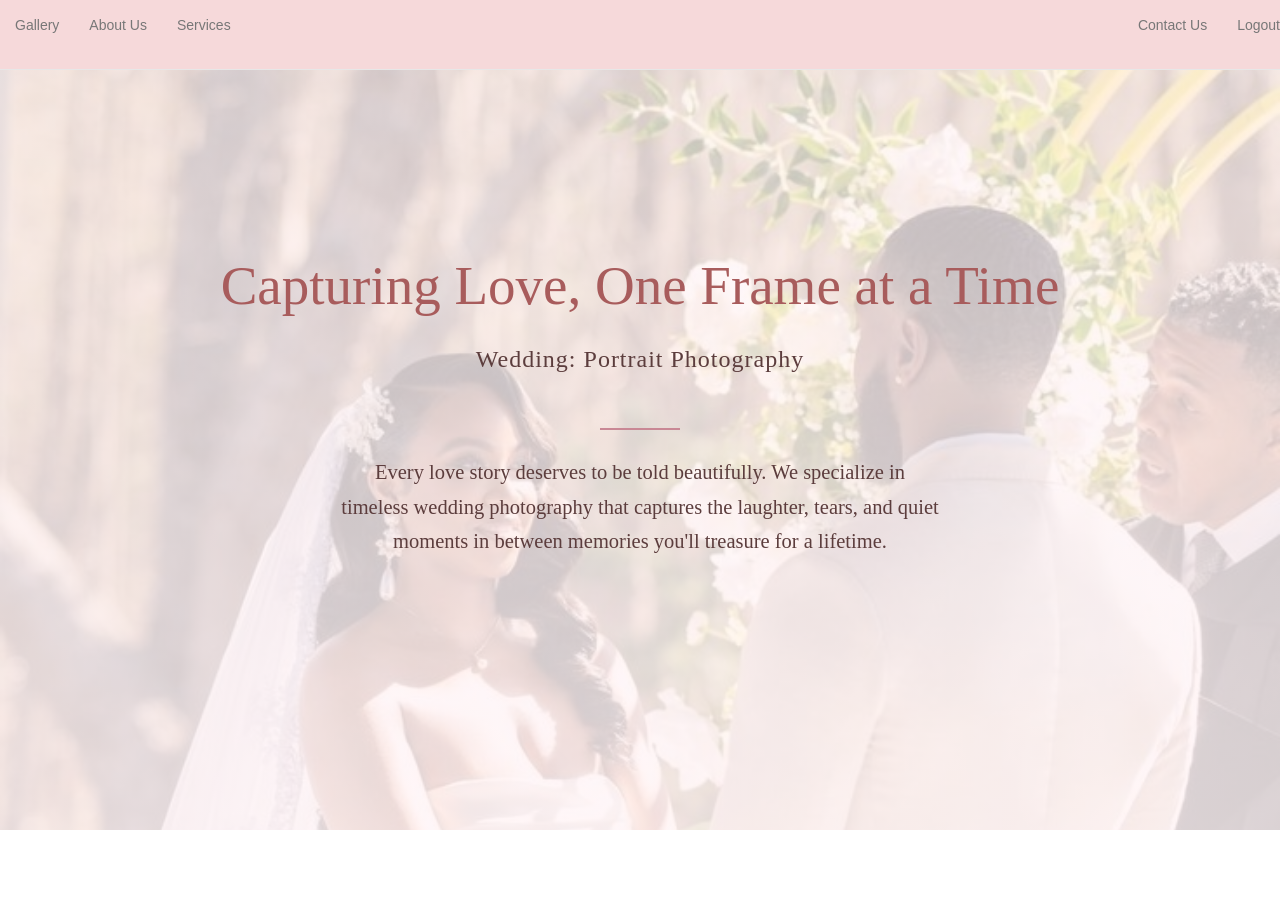
<file: index.html>
<!DOCTYPE html>
<html lang="en">
<head>
    <meta charset="UTF-8">
    <meta name="viewport" content="width=device-width, initial-scale=1.0">
    <title></title>
    <link rel="stylesheet" href="https://maxcdn.bootstrapcdn.com/bootstrap/3.3.7/css/bootstrap.min.css" integrity="sha384-BVYiiSIFeK1dGmJRAkycuHAHRg32OmUcww7on3RYdg4Va+PmSTsz/K68vbdEjh4u" crossorigin="anonymous">
    <link rel="stylesheet" href="Photograph.css"> 
</head>
<body>
    <nav class="navbar navbar-default navbar-fixed-top " id="xxx">  
<div class="collapse navbar-collapse" id="bs-example-navbar-collapse-1"> 
 <ul class="nav navbar-nav">
<li><a href="Gallery.html">Gallery</a></li> 
<li><a href="About.html">About Us</a></li> 
<li><a href="Service.html">Services</a></li>

</ul> 
<div class="collapse navbar-collapse" id="bs-example-navbar-collapse-1"> 
<ul class="nav navbar-nav navbar-right"> 
<li><a href="Contactus.html">Contact Us</a></li> 
<li><a href="Logout.html">Logout</a></li> 
</ul> 
</div>
</div> 
</div> 
</nav>
 


<section class="intro-hero">
    <h1>Capturing Love, One Frame at a Time</h1>
    <h2>Wedding: Portrait Photography</h2>
    <div class="intro-divider"></div>
    <p>
      Every love story deserves to be told beautifully. We specialize in
      timeless wedding photography that captures the laughter, tears, and
      quiet moments in between memories you'll treasure for a lifetime.
    </p>
</body>
</html>
</file>
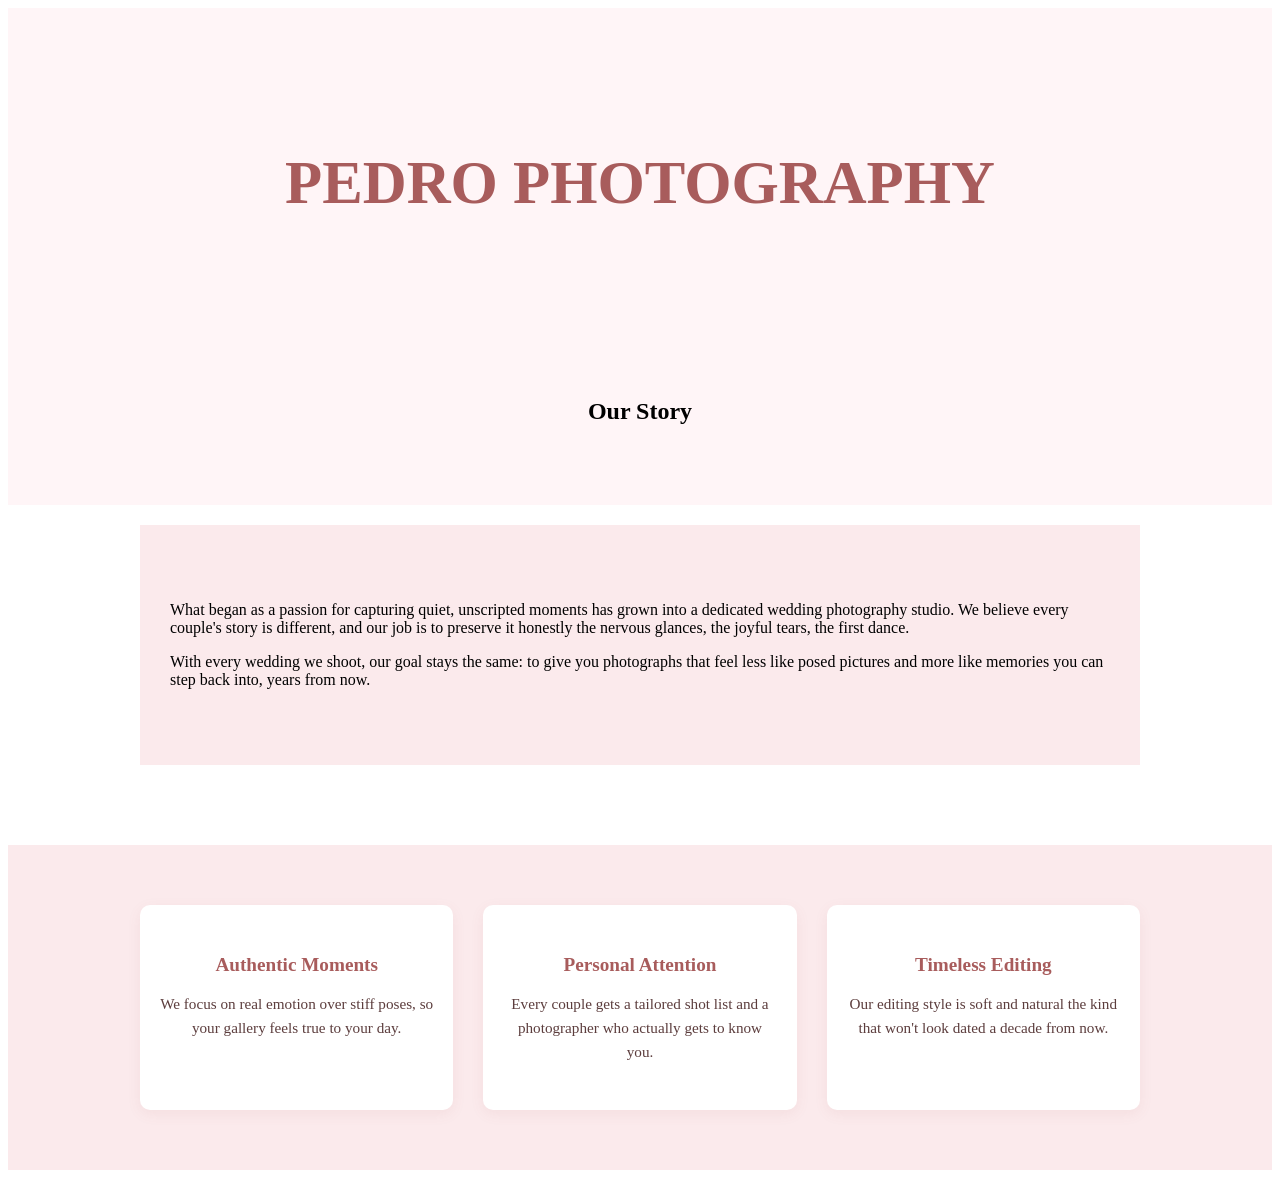
<file: About.html>
<!DOCTYPE html>
<html lang="en">
<head>
    <meta charset="UTF-8">
    <meta name="viewport" content="width=device-width, initial-scale=1.0">
     <link rel="stylesheet" href="About.css"> 
    <title>About Us</title>
</head>
<section class="about-hero">
    <h1>PEDRO PHOTOGRAPHY</h1>
</section>
<section class="about-hero">
    <h2>Our Story</h2>
</section>
<section class="about-content">
<section class="about-values">
      <p>
        What began as a passion for capturing quiet, unscripted moments has
        grown into a dedicated wedding photography studio. We believe every
        couple's story is different, and our job is to preserve it honestly
        the nervous glances, the joyful tears, the first dance.
      </p>
      <p>
        With every wedding we shoot, our goal stays the same: to give you
        photographs that feel less like posed pictures and more like memories
        you can step back into, years from now.
      </p>
    </div>
</section>
</section>
  <section class="about-values">
    <div class="values-grid">
      <div class="value-card">
        <h3>Authentic Moments</h3>
        <p>We focus on real emotion over stiff poses, so your gallery feels true to your day.</p>
      </div>
      <div class="value-card">
        <h3>Personal Attention</h3>
        <p>Every couple gets a tailored shot list and a photographer who actually gets to know you.</p>
      </div>
      <div class="value-card">
        <h3>Timeless Editing</h3>
        <p>Our editing style is soft and natural the kind that won't look dated a decade from now.</p>
      </div>
    </div>
  </section>

</body>
</html>
<body>
    
</body>
</html>
</file>
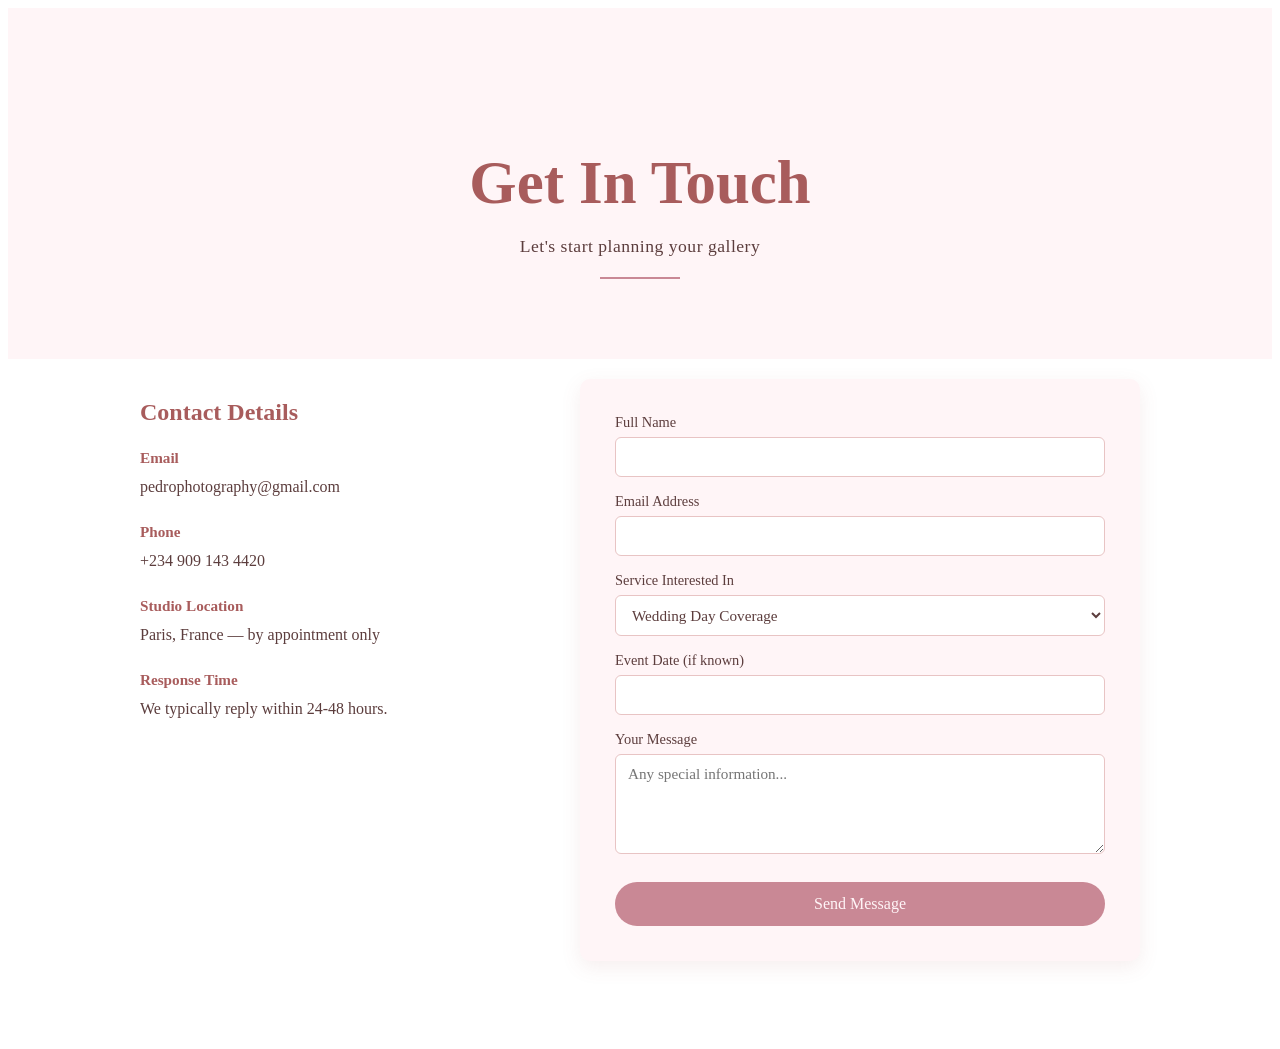
<file: Contactus.html>
<!DOCTYPE html>
<html lang="en">
<head>
<meta charset="UTF-8">
<meta name="viewport" content="width=device-width, initial-scale=1.0">
<title>Contact Us | My Photography</title>
<link rel="stylesheet" href="Contactus.css">
</head>
<section class="contact-hero">
    <h1>Get In Touch</h1>
    <p class="tagline">Let's start planning your gallery</p>
    <div class="contact-divider"></div>
  </section>

  <section class="contact-wrap">

    <div class="contact-info">
      <h2>Contact Details</h2>
      <div class="contact-item">
        <strong>Email</strong>
        pedrophotography@gmail.com
      </div>
      <div class="contact-item">
        <strong>Phone</strong>
        +234 909 143 4420
      </div>
      <div class="contact-item">
        <strong>Studio Location</strong>
        Paris, France — by appointment only
      </div>
      <div class="contact-item">
        <strong>Response Time</strong>
        We typically reply within 24-48 hours.
      </div>
    </div>

    <div class="contact-form">
      <form id="contact-form">
        <label for="name">Full Name</label>
        <input type="text" id="name" required>

        <label for="email">Email Address</label>
        <input type="email" id="email" required>

        <label for="service">Service Interested In</label>
        <select id="service">
          <option>Wedding Day Coverage</option>
          <option>Engagement Session</option>
          <option>Portrait Session</option>
          <option>Wedding Film</option>
          <option>Wedding Album</option>
          <option>Custom Package</option>
        </select>

        <label for="service">Event Date (if known)</label>
        <input type="service" id="service" required>

        <label for="message">Your Message</label>
        <textarea id="message" required placeholder="Any special information..."></textarea>

        <button type="submit">Send Message</button>
        <div class="form-success" id="form-success">Thank you! Your message has been received — we'll be in touch soon.</div>
      </form>
    </div>
</body>
</html>
</file>
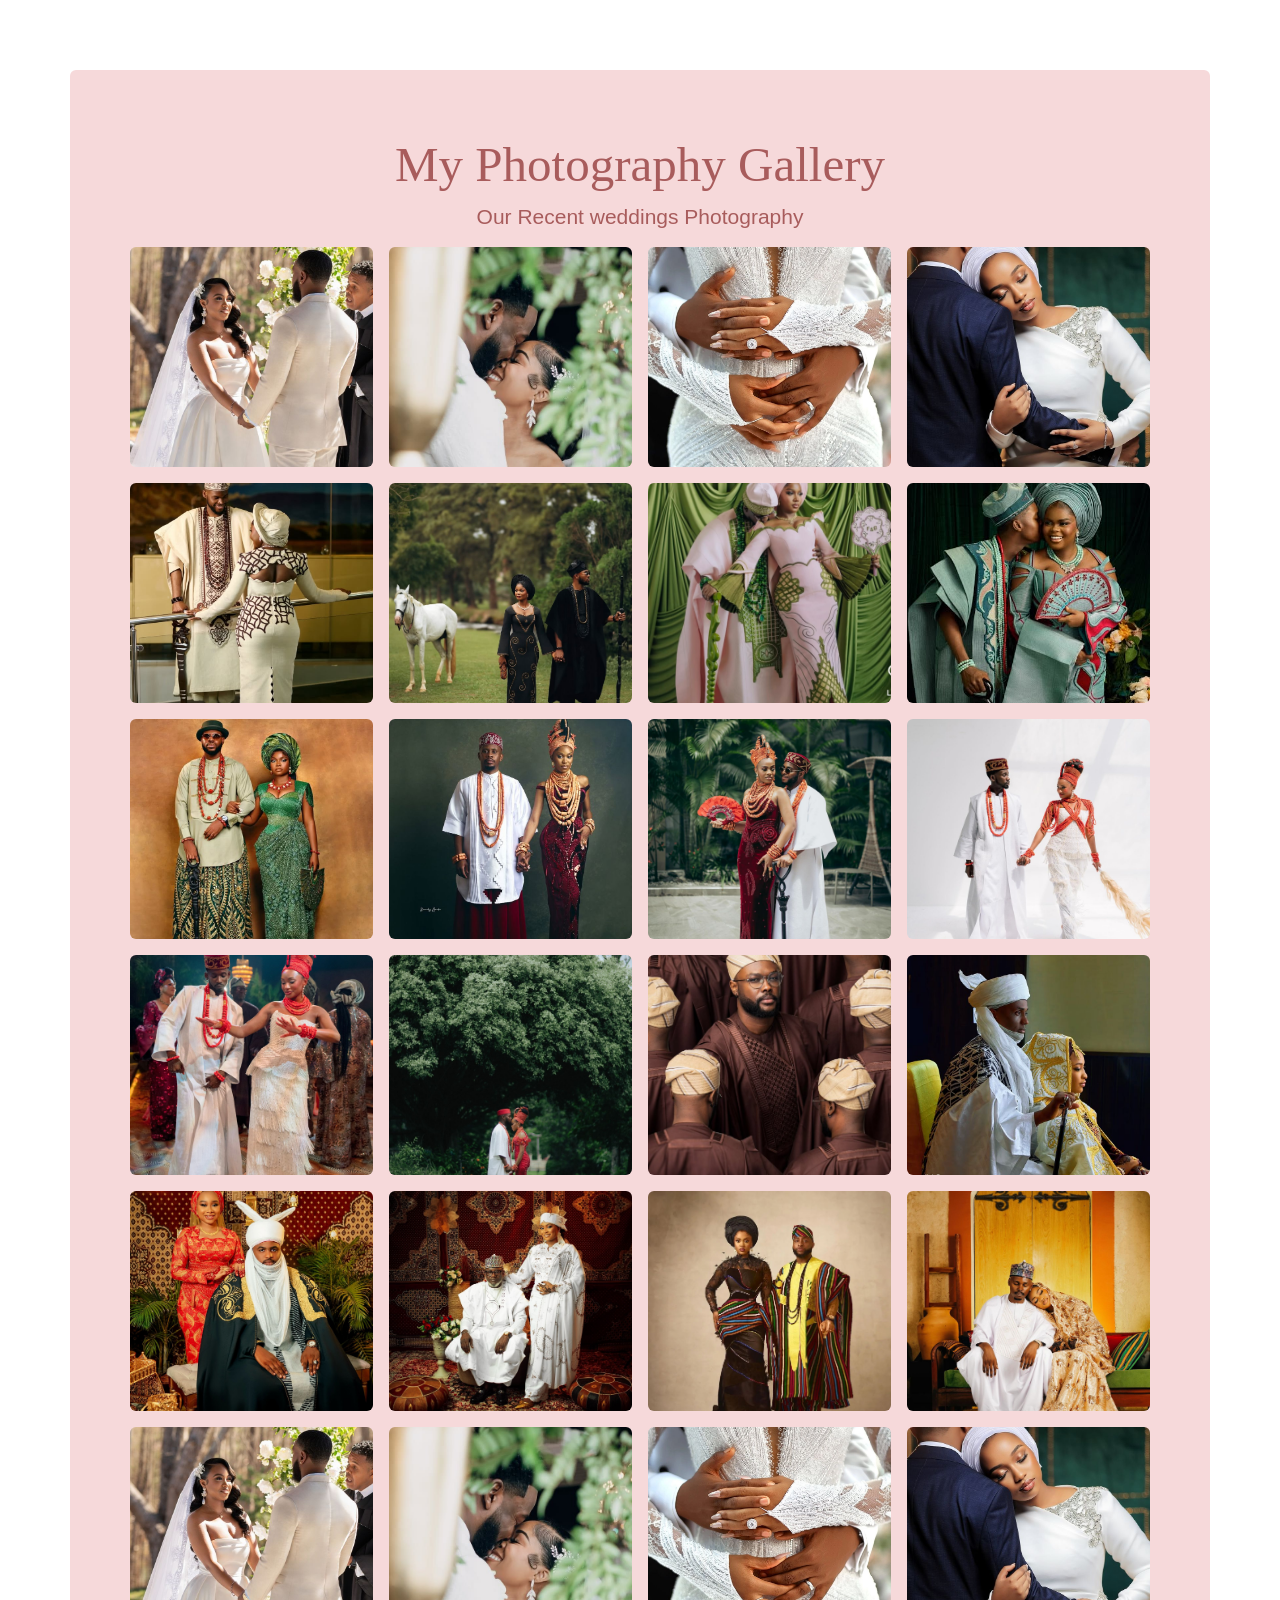
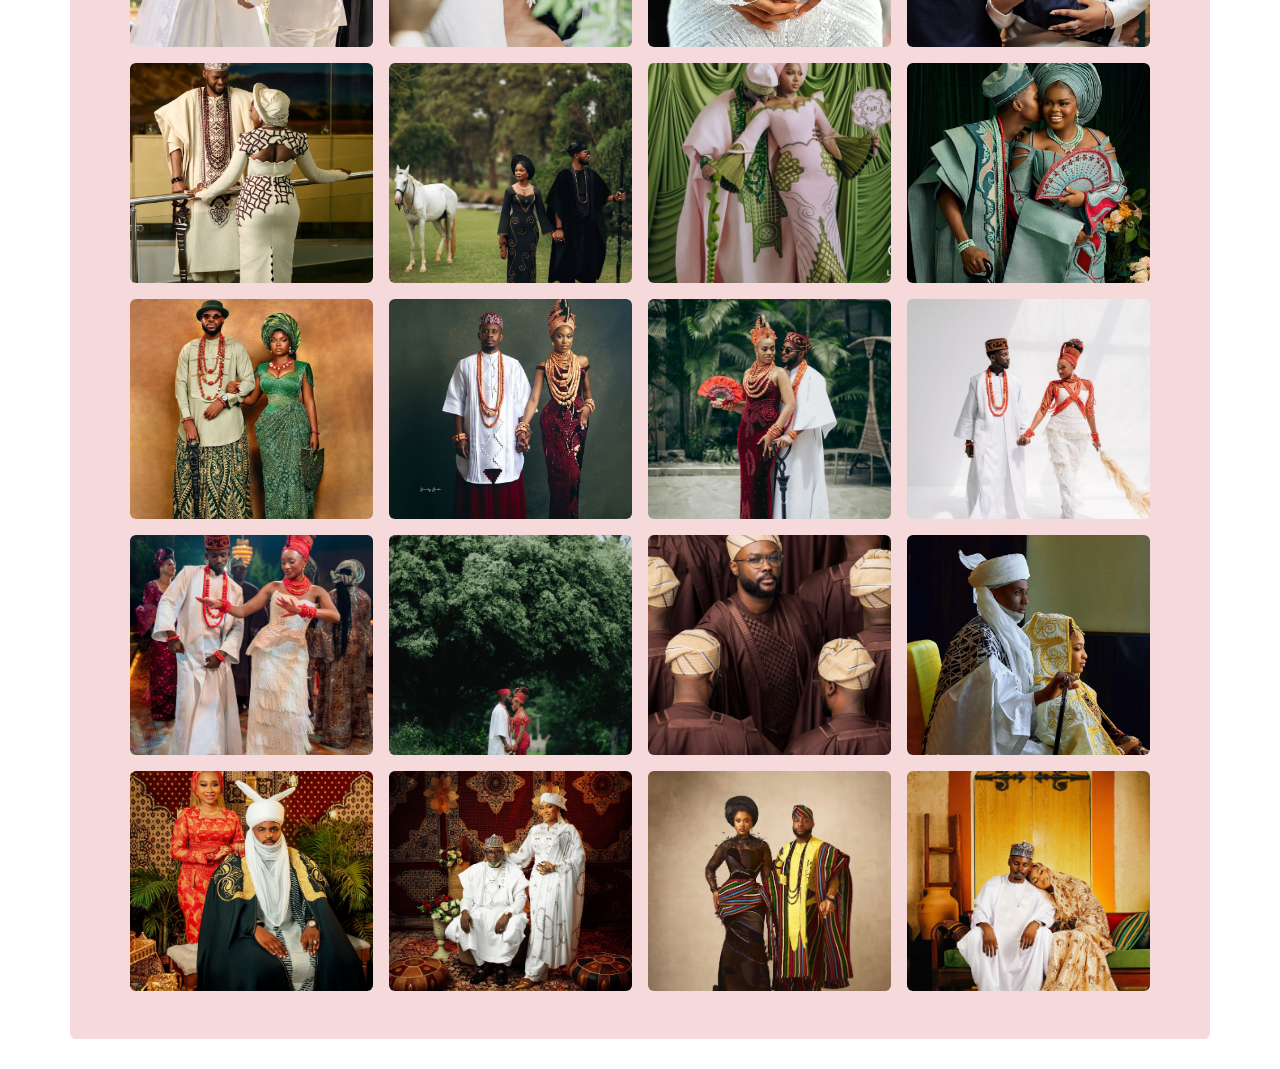
<file: Gallery.html>
<!DOCTYPE html>
<html lang="en">
<head>
    <meta charset="UTF-8">
    <meta name="viewport" content="width=device-width, initial-scale=1.0">
    <title></title>
    <link rel="stylesheet" href="https://maxcdn.bootstrapcdn.com/bootstrap/3.3.7/css/bootstrap.min.css" integrity="sha384-BVYiiSIFeK1dGmJRAkycuHAHRg32OmUcww7on3RYdg4Va+PmSTsz/K68vbdEjh4u" crossorigin="anonymous">
    <link rel="stylesheet" href="Gallery.css"> 
</head>
<body>
    
<div class="container"> 
<div class="jumbotron"> 
<h1> My Photography Gallery</h1> 
<p>Our Recent weddings Photography</p> 
<div class="gallery-grid">
    <div class="box"><img class="img-fluid" src="Wed1.jpg" alt="wedding image"></div>
    <div class="box"><img class="img-fluid" src="Wed2.jpg" alt="wedding image"></div>
    <div class="box"><img class="img-fluid" src="Wed3.jpg" alt="wedding image"></div>
    <div class="box"><img class="img-fluid" src="Wed4.jpg" alt="wedding image"></div>
    <div class="box"><img class="img-fluid" src="Wed5.jpg" alt="wedding image"></div>
    <div class="box"><img class="img-fluid" src="Wed6.jpg" alt="wedding image"></div>
    <div class="box"><img class="img-fluid" src="Wed7.jpg" alt="wedding image"></div>
    <div class="box"><img class="img-fluid" src="Wed8.jpg" alt="wedding image"></div>
    <div class="box"><img class="img-fluid" src="Wed9.jpg" alt="wedding image"></div>
    <div class="box"><img class="img-fluid" src="Wed10.jpg" alt="wedding image"></div>
    <div class="box"><img class="img-fluid" src="Wed11.jpg" alt="wedding image"></div>
    <div class="box"><img class="img-fluid" src="Wed12.jpg" alt="wedding image"></div>
    <div class="box"><img class="img-fluid" src="Wed13.jpg" alt="wedding image"></div>
    <div class="box"><img class="img-fluid" src="Wed14.jpg" alt="wedding image"></div>
    <div class="box"><img class="img-fluid" src="Wed15.jpg" alt="wedding image"></div>
    <div class="box"><img class="img-fluid" src="Wed16.jpg" alt="wedding image"></div>
    <div class="box"><img class="img-fluid" src="Wed17.jpg" alt="wedding image"></div>
    <div class="box"><img class="img-fluid" src="Wed18.jpg" alt="wedding image"></div>
    <div class="box"><img class="img-fluid" src="Wed19.jpg" alt="wedding image"></div>
    <div class="box"><img class="img-fluid" src="Wed20.jpg" alt="wedding image"></div>
    <div class="box"><img class="img-fluid" src="Wed1.jpg" alt="wedding image"></div>
    <div class="box"><img class="img-fluid" src="Wed2.jpg" alt="wedding image"></div>
    <div class="box"><img class="img-fluid" src="Wed3.jpg" alt="wedding image"></div>
    <div class="box"><img class="img-fluid" src="Wed4.jpg" alt="wedding image"></div>
    <div class="box"><img class="img-fluid" src="Wed5.jpg" alt="wedding image"></div>
    <div class="box"><img class="img-fluid" src="Wed6.jpg" alt="wedding image"></div>
    <div class="box"><img class="img-fluid" src="Wed7.jpg" alt="wedding image"></div>
    <div class="box"><img class="img-fluid" src="Wed8.jpg" alt="wedding image"></div>
    <div class="box"><img class="img-fluid" src="Wed9.jpg" alt="wedding image"></div>
    <div class="box"><img class="img-fluid" src="Wed10.jpg" alt="wedding image"></div>
    <div class="box"><img class="img-fluid" src="Wed11.jpg" alt="wedding image"></div>
    <div class="box"><img class="img-fluid" src="Wed12.jpg" alt="wedding image"></div>
    <div class="box"><img class="img-fluid" src="Wed13.jpg" alt="wedding image"></div>
    <div class="box"><img class="img-fluid" src="Wed14.jpg" alt="wedding image"></div>
    <div class="box"><img class="img-fluid" src="Wed15.jpg" alt="wedding image"></div>
    <div class="box"><img class="img-fluid" src="Wed16.jpg" alt="wedding image"></div>
    <div class="box"><img class="img-fluid" src="Wed17.jpg" alt="wedding image"></div>
    <div class="box"><img class="img-fluid" src="Wed18.jpg" alt="wedding image"></div>
    <div class="box"><img class="img-fluid" src="Wed19.jpg" alt="wedding image"></div>
    <div class="box"><img class="img-fluid" src="Wed20.jpg" alt="wedding image"></div>
</div>
</div>
</div>  
<a href="Home.html"
</body>
</html>
</file>
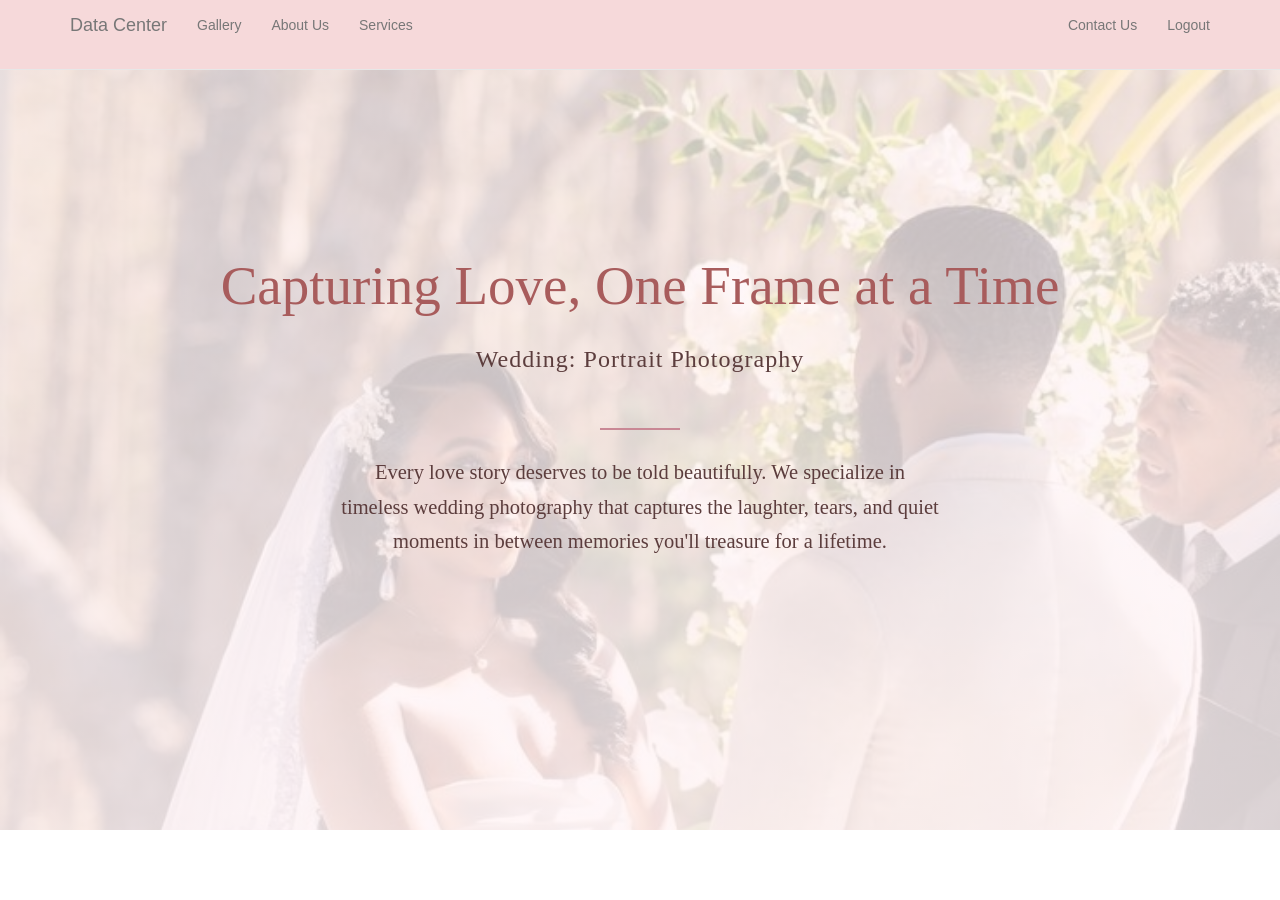
<file: Photograph.html>
<!DOCTYPE html>
<html lang="en">
<head>
    <meta charset="UTF-8">
    <meta name="viewport" content="width=device-width, initial-scale=1.0">
    <title></title>
    <link rel="stylesheet" href="https://maxcdn.bootstrapcdn.com/bootstrap/3.3.7/css/bootstrap.min.css" integrity="sha384-BVYiiSIFeK1dGmJRAkycuHAHRg32OmUcww7on3RYdg4Va+PmSTsz/K68vbdEjh4u" crossorigin="anonymous">
    <link rel="stylesheet" href="Photograph.css"> 
</head>
<body>
    <nav class="navbar navbar-default navbar-fixed-top " id="xxx"> 
<div class="container"> 
<div class="navbar-header"> 
<a href="" class="navbar-brand" id="yyy">
Data Center</a>
</div> 
<div class="collapse navbar-collapse" id="bs-example-navbar-collapse-1"> 
 <ul class="nav navbar-nav">
<li><a href="Gallery.html">Gallery</a></li> 
<li><a href="About.html">About Us</a></li> 
<li><a href="Service.html">Services</a></li>

</ul> 
<div class="collapse navbar-collapse" id="bs-example-navbar-collapse-1"> 
<ul class="nav navbar-nav navbar-right"> 
<li><a href="Contactus.html">Contact Us</a></li> 
<li><a href="Logout.html">Logout</a></li> 
</ul> 
</div>
</div> 
</div> 
</nav>
 


<section class="intro-hero">
    <h1>Capturing Love, One Frame at a Time</h1>
    <h2>Wedding: Portrait Photography</h2>
    <div class="intro-divider"></div>
    <p>
      Every love story deserves to be told beautifully. We specialize in
      timeless wedding photography that captures the laughter, tears, and
      quiet moments in between memories you'll treasure for a lifetime.
    </p>
</body>
</html>
</file>
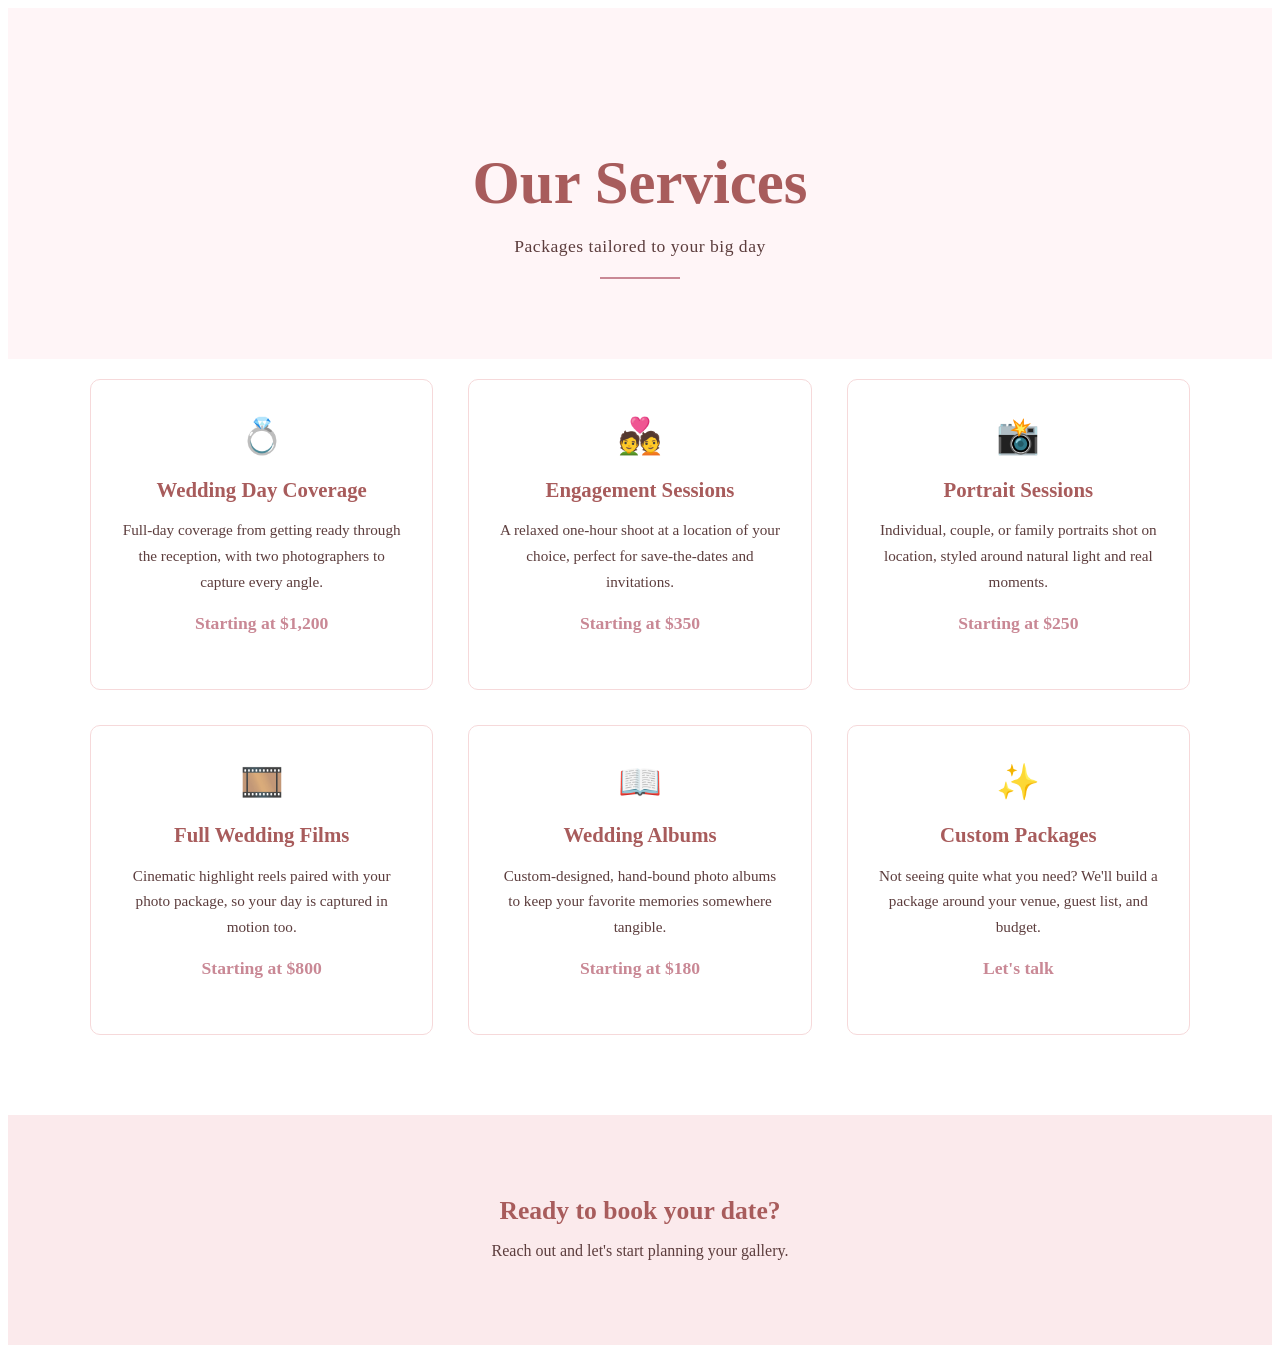
<file: Service.html>
<!DOCTYPE html>
<html lang="en">
<head>
<meta charset="UTF-8">
<meta name="viewport" content="width=device-width, initial-scale=1.0">
<title>Services | My Photography</title>
<link rel="stylesheet" href="Service.css">
</head>
<body class="body">
  <section class="services-hero">
    <h1>Our Services</h1>
    <p class="tagline">Packages tailored to your big day</p>
    <div class="services-divider"></div>
  </section>

  <section class="services-grid">

    <div class="service-card">
      <div class="service-icon">💍</div>
      <h3>Wedding Day Coverage</h3>
      <p>Full-day coverage from getting ready through the reception, with two photographers to capture every angle.</p>
      <div class="service-price">Starting at $1,200</div>
    </div>

    <div class="service-card">
      <div class="service-icon">💑</div>
      <h3>Engagement Sessions</h3>
      <p>A relaxed one-hour shoot at a location of your choice, perfect for save-the-dates and invitations.</p>
      <div class="service-price">Starting at $350</div>
    </div>

    <div class="service-card">
      <div class="service-icon">📸</div>
      <h3>Portrait Sessions</h3>
      <p>Individual, couple, or family portraits shot on location, styled around natural light and real moments.</p>
      <div class="service-price">Starting at $250</div>
    </div>

    <div class="service-card">
      <div class="service-icon">🎞️</div>
      <h3>Full Wedding Films</h3>
      <p>Cinematic highlight reels paired with your photo package, so your day is captured in motion too.</p>
      <div class="service-price">Starting at $800</div>
    </div>

    <div class="service-card">
      <div class="service-icon">📖</div>
      <h3>Wedding Albums</h3>
      <p>Custom-designed, hand-bound photo albums to keep your favorite memories somewhere tangible.</p>
      <div class="service-price">Starting at $180</div>
    </div>

    <div class="service-card">
      <div class="service-icon">✨</div>
      <h3>Custom Packages</h3>
      <p>Not seeing quite what you need? We'll build a package around your venue, guest list, and budget.</p>
      <div class="service-price">Let's talk</div>
    </div>

  </section>

  <section class="services-cta">
    <h2>Ready to book your date?</h2>
    <p>Reach out and let's start planning your gallery.</p>
  </section>

  
</body>
</html>
</file>
<file: Photograph.css>
html, body {
  margin: 0;
  padding: 0;
  height: 100%;
}

.navbar {
  height: 70px;
}

.intro-hero {
  height: calc(100vh - 70px);
  min-height: unset; 
  display: flex;
  flex-direction: column;
  justify-content: center;
  align-items: center;
  text-align: center;
  background: linear-gradient(rgba(255,245,247,0.75), rgba(255,245,247,0.85)),
              url('Image1.jpg') center/cover no-repeat;
  padding: 20px;
  box-sizing: border-box;
}
.navbar {
  background-color: #F6D9DA;
}
.nav-brand,
.nav-links a,
.nav-auth {
  color: #A85C5C; 
}
.nav-auth {
  border-color: #A85C5C;
}
.nav-auth:hover {
  background-color: #A85C5C;
  color: #FFF5F7;
}
.intro-hero h1 {
  font-family: 'Great Vibes', cursive;
  font-size: 5.5rem;
  color: #A85C5C;
  margin-bottom: 10px;
}

.intro-hero h2 {
  font-family: 'Playfair Display', serif;
  font-weight: 400;
  font-size: 2.4rem;
  color: #5C3D3D;
  letter-spacing: 1px;
  margin-bottom: 30px;
}

.intro-hero p {
  max-width: 600px;
  font-family: 'Playfair Display', serif;
  color: #5C3D3D;
  font-size: 2.05rem;
  line-height: 1.7;
  margin-bottom: 35px;
}

.intro-buttons a {
  font-family: 'Playfair Display', serif;
  text-decoration: none;
  padding: 12px 30px;
  margin: 0 10px;
  border-radius: 30px;
  font-size: 2rem;
  transition: all 0.3s ease;
  display: inline-block;
}

.btn-primary {
  background-color: #C98895;
  color: #FFF5F7;
  border: 2px solid #C98895;
}

.btn-primary:hover {
  background-color: #A85C5C;
  border-color: #A85C5C;
}

.btn-outline {
  background-color: transparent;
  color: #A85C5C;
  border: 2px solid #A85C5C;
}

.btn-outline:hover {
  background-color: #A85C5C;
  color: #FFF5F7;
}

.intro-divider {
  width: 80px;
  height: 2px;
  background-color: #C98895;
  margin: 25px auto;
}
</file>
<file: About.css>
.h1{
    font-family: 'Great Vibes', cursive;
  font-size: 3.8rem;
  color: #A85C5C;
  margin-bottom: 10px;
}
.about-hero {
  padding: 90px 20px 60px;
  text-align: center;
  background-color: #FFF5F7;
}

.about-hero h1 {
  font-family: 'Great Vibes', cursive;
  font-size: 3.8rem;
  color: #A85C5C;
  margin-bottom: 10px;
}

.about-hero p.tagline {
  font-family: 'Playfair Display', serif;
  color: #5C3D3D;
  font-size: 1.1rem;
  letter-spacing: 0.5px;
}


.about-content {
  max-width: 1000px;
  margin: 0 auto;
  padding: 20px 30px 80px;
  display: flex;
  flex-wrap: wrap;
  gap: 50px;
  align-items: center;
  justify-content: center;
}



.about-values {
  background-color: #FBEAEC;
  padding: 60px 30px;
}

.values-grid {
  max-width: 1000px;
  margin: 0 auto;
  display: grid;
  grid-template-columns: repeat(auto-fit, minmax(220px, 1fr));
  gap: 30px;
  text-align: center;
}

.value-card {
  background-color: #FFFFFF;
  padding: 30px 20px;
  border-radius: 10px;
  box-shadow: 0 4px 14px rgba(168,92,92,0.08);
}

.value-card h3 {
  font-family: 'Playfair Display', serif;
  color: #A85C5C;
  font-size: 1.2rem;
  margin-bottom: 10px;
}

.value-card p {
  font-family: 'Playfair Display', serif;
  color: #5C3D3D;
  font-size: 0.95rem;
  line-height: 1.6;
}
</file>
<file: Contactus.css>
.contact-hero {
  padding: 90px 20px 60px;
  text-align: center;
  background-color: #FFF5F7;
}

.contact-hero h1 {
  font-family: 'Great Vibes', cursive;
  font-size: 3.8rem;
  color: #A85C5C;
  margin-bottom: 10px;
}

.contact-hero p.tagline {
  font-family: 'Playfair Display', serif;
  color: #5C3D3D;
  font-size: 1.1rem;
  letter-spacing: 0.5px;
}

.contact-divider {
  width: 80px;
  height: 2px;
  background-color: #C98895;
  margin: 20px auto;
}

.contact-wrap {
  max-width: 1000px;
  margin: 0 auto;
  padding: 20px 30px 80px;
  display: flex;
  flex-wrap: wrap;
  gap: 50px;
}

.contact-info {
  flex: 1 1 280px;
}

.contact-info h2 {
  font-family: 'Playfair Display', serif;
  color: #A85C5C;
  font-size: 1.5rem;
  margin-bottom: 20px;
}

.contact-item {
  font-family: 'Playfair Display', serif;
  color: #5C3D3D;
  margin-bottom: 20px;
  line-height: 1.6;
}

.contact-item strong {
  display: block;
  color: #A85C5C;
  margin-bottom: 4px;
  font-size: 0.95rem;
}

.contact-form {
  flex: 1 1 380px;
  background-color: #FFF5F7;
  padding: 35px;
  border-radius: 10px;
  box-shadow: 0 6px 20px rgba(168,92,92,0.1);
}

.contact-form label {
  font-family: 'Playfair Display', serif;
  color: #5C3D3D;
  font-size: 0.9rem;
  display: block;
  margin-bottom: 6px;
  margin-top: 16px;
}

.contact-form label:first-child {
  margin-top: 0;
}

.contact-form input,
.contact-form select,
.contact-form textarea {
  width: 100%;
  font-family: 'Playfair Display', serif;
  font-size: 0.95rem;
  padding: 10px 12px;
  border: 1px solid #E8C4C4;
  border-radius: 6px;
  background-color: #FFFFFF;
  color: #5C3D3D;
  box-sizing: border-box;
}

.contact-form input:focus,
.contact-form select:focus,
.contact-form textarea:focus {
  outline: none;
  border-color: #C98895;
}

.contact-form textarea {
  resize: vertical;
  min-height: 100px;
}

.contact-form button {
  margin-top: 24px;
  width: 100%;
  font-family: 'Playfair Display', serif;
  background-color: #C98895;
  color: #FFF5F7;
  border: none;
  padding: 13px;
  border-radius: 30px;
  font-size: 1rem;
  cursor: pointer;
  transition: background-color 0.3s ease;
}

.contact-form button:hover {
  background-color: #A85C5C;
}

.form-success {
  display: none;
  font-family: 'Playfair Display', serif;
  color: #A85C5C;
  background-color: #F6D9DA;
  padding: 14px;
  border-radius: 6px;
  margin-top: 20px;
  text-align: center;
}
</file>
<file: Gallery.css>
.body{
    background-color: #fdf6f0;
    color: #4a3f41;
    font-family: 'Georgia',serif;
}

.jumbotron{ 
margin-top: 70px;
background: #f6d9da;
color: #a85c5c;
text-align: center;
}
.jumbotron h1{
    font-family: 'Great vibes',cursive;
    font-size:3.5em;
    font-weight: 400;
}
.jumbotron p1{
    font-family: 'playfair display',serif;
    font-size:1.2em;
    letter-spacing: 1px;
}

.navbar{ 
background: #c98895; 
}
li{
color: #d4af37;
}
.navbar a{ 
color: white;
}
.gallery-grid{
    display: grid;
    grid-template-columns: repeat(auto-fill,minmax(220px,1fr));
    gap: 16px;
}
.box img{
    width: 100%;
    height: 220px;
    object-fit: cover;
    border-radius: 6px;
    display: block;
}
</file>
<file: Service.css>
.services-hero {
  padding: 90px 20px 60px;
  text-align: center;
  background-color: #FFF5F7;
}

.services-hero h1 {
  font-family: 'Great Vibes', cursive;
  font-size: 3.8rem;
  color: #A85C5C;
  margin-bottom: 10px;
}

.services-hero p.tagline {
  font-family: 'Playfair Display', serif;
  color: #5C3D3D;
  font-size: 1.1rem;
  letter-spacing: 0.5px;
}

.services-divider {
  width: 80px;
  height: 2px;
  background-color: #C98895;
  margin: 20px auto;
}

.services-grid {
  max-width: 1100px;
  margin: 0 auto;
  padding: 20px 30px 80px;
  display: grid;
  grid-template-columns: repeat(auto-fit, minmax(280px, 1fr));
  gap: 35px;
}

.service-card {
  background-color: #FFFFFF;
  border: 1px solid #F6D9DA;
  border-radius: 10px;
  padding: 35px 30px;
  text-align: center;
  transition: transform 0.3s ease, box-shadow 0.3s ease;
}

.service-card:hover {
  transform: translateY(-6px);
  box-shadow: 0 10px 24px rgba(168,92,92,0.15);
}

.service-icon {
  font-size: 2.2rem;
  margin-bottom: 15px;
}

.service-card h3 {
  font-family: 'Playfair Display', serif;
  color: #A85C5C;
  font-size: 1.3rem;
  margin-bottom: 12px;
}

.service-card p {
  font-family: 'Playfair Display', serif;
  color: #5C3D3D;
  font-size: 0.95rem;
  line-height: 1.7;
  margin-bottom: 18px;
}

.service-price {
  font-family: 'Playfair Display', serif;
  color: #C98895;
  font-weight: 600;
  font-size: 1.1rem;
  margin-bottom: 20px;
}

.service-card a {
  font-family: 'Playfair Display', serif;
  text-decoration: none;
  color: #A85C5C;
  border: 1.5px solid #A85C5C;
  padding: 8px 22px;
  border-radius: 20px;
  font-size: 0.9rem;
  display: inline-block;
  transition: all 0.3s ease;
}

.service-card a:hover {
  background-color: #A85C5C;
  color: #FFF5F7;
}

.services-cta {
  background-color: #FBEAEC;
  text-align: center;
  padding: 60px 20px;
}

.services-cta h2 {
  font-family: 'Playfair Display', serif;
  color: #A85C5C;
  font-size: 1.6rem;
  margin-bottom: 15px;
}

.services-cta p {
  font-family: 'Playfair Display', serif;
  color: #5C3D3D;
  margin-bottom: 25px;
}

.services-cta a {
  font-family: 'Playfair Display', serif;
  text-decoration: none;
  background-color: #C98895;
  color: #FFF5F7;
  padding: 12px 32px;
  border-radius: 30px;
  font-size: 1rem;
  transition: background-color 0.3s ease;
}

.services-cta a:hover {
  background-color: #A85C5C;
}
</file>
